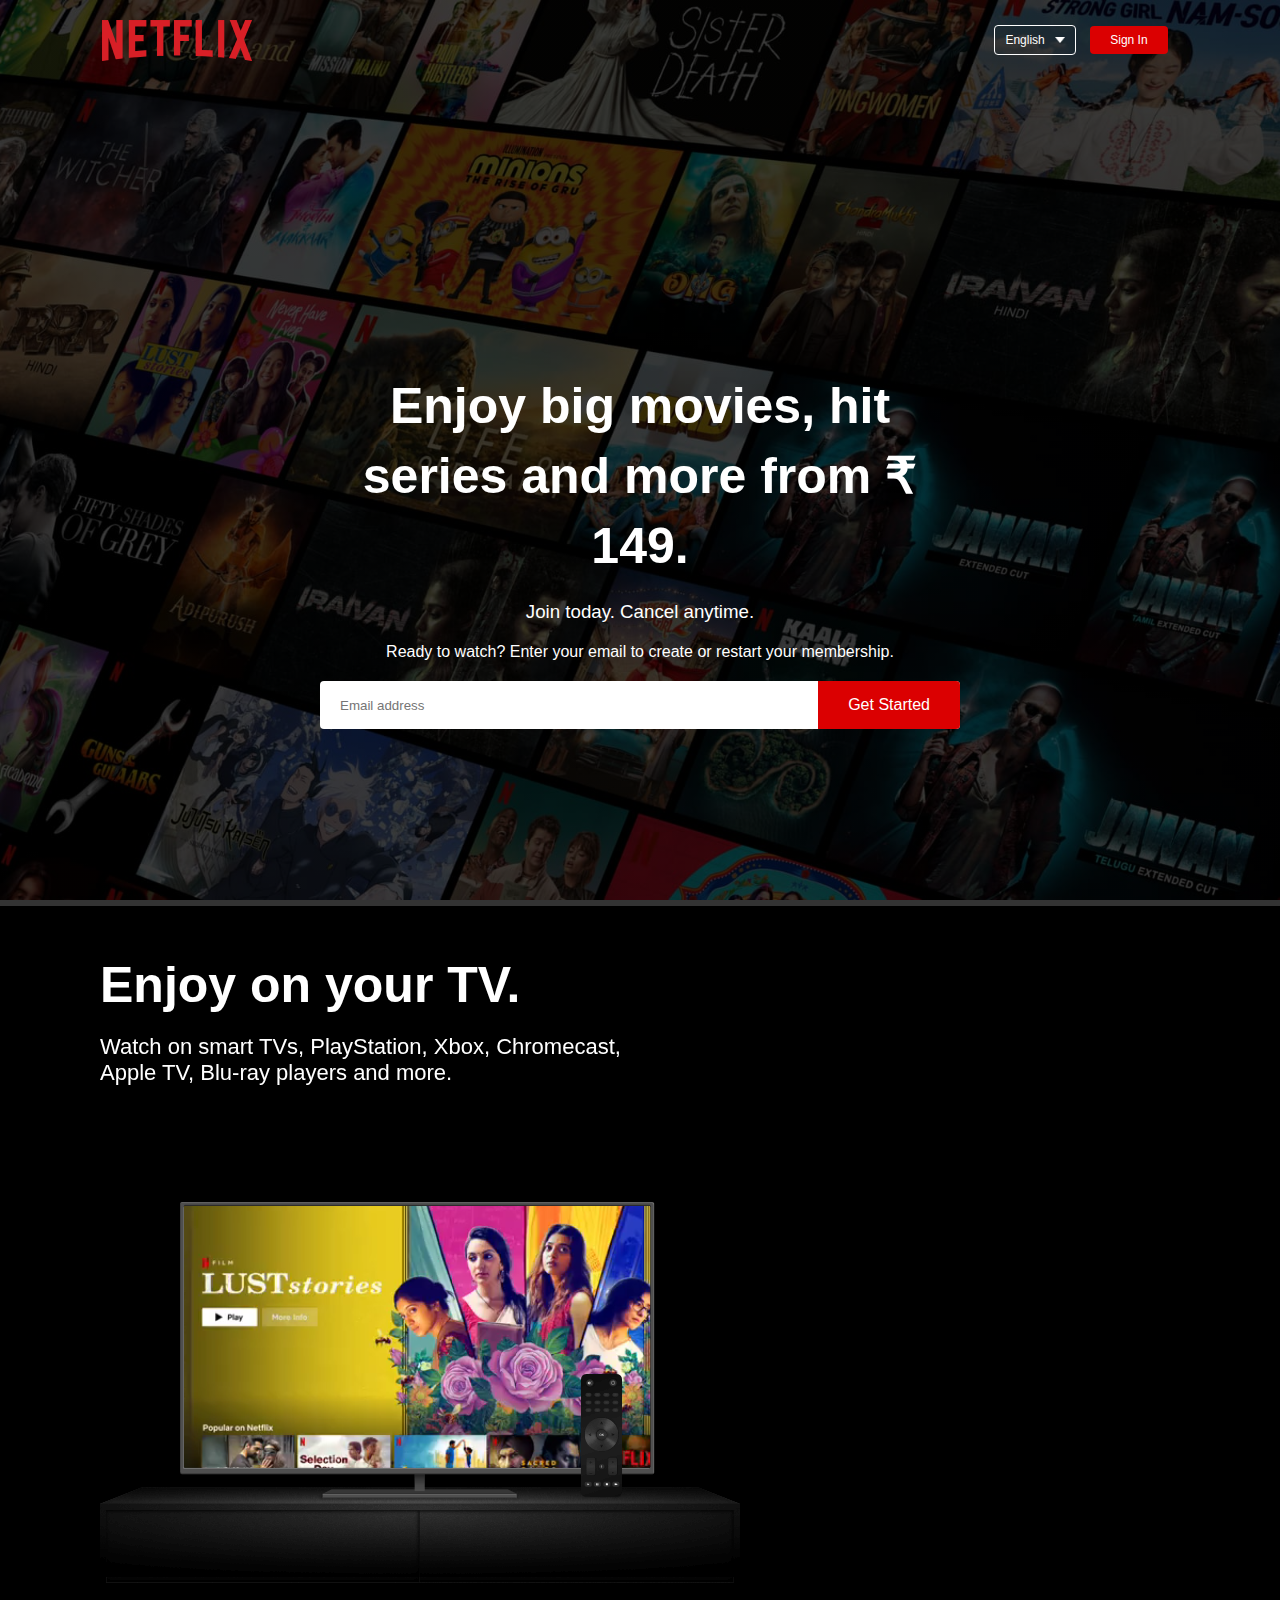
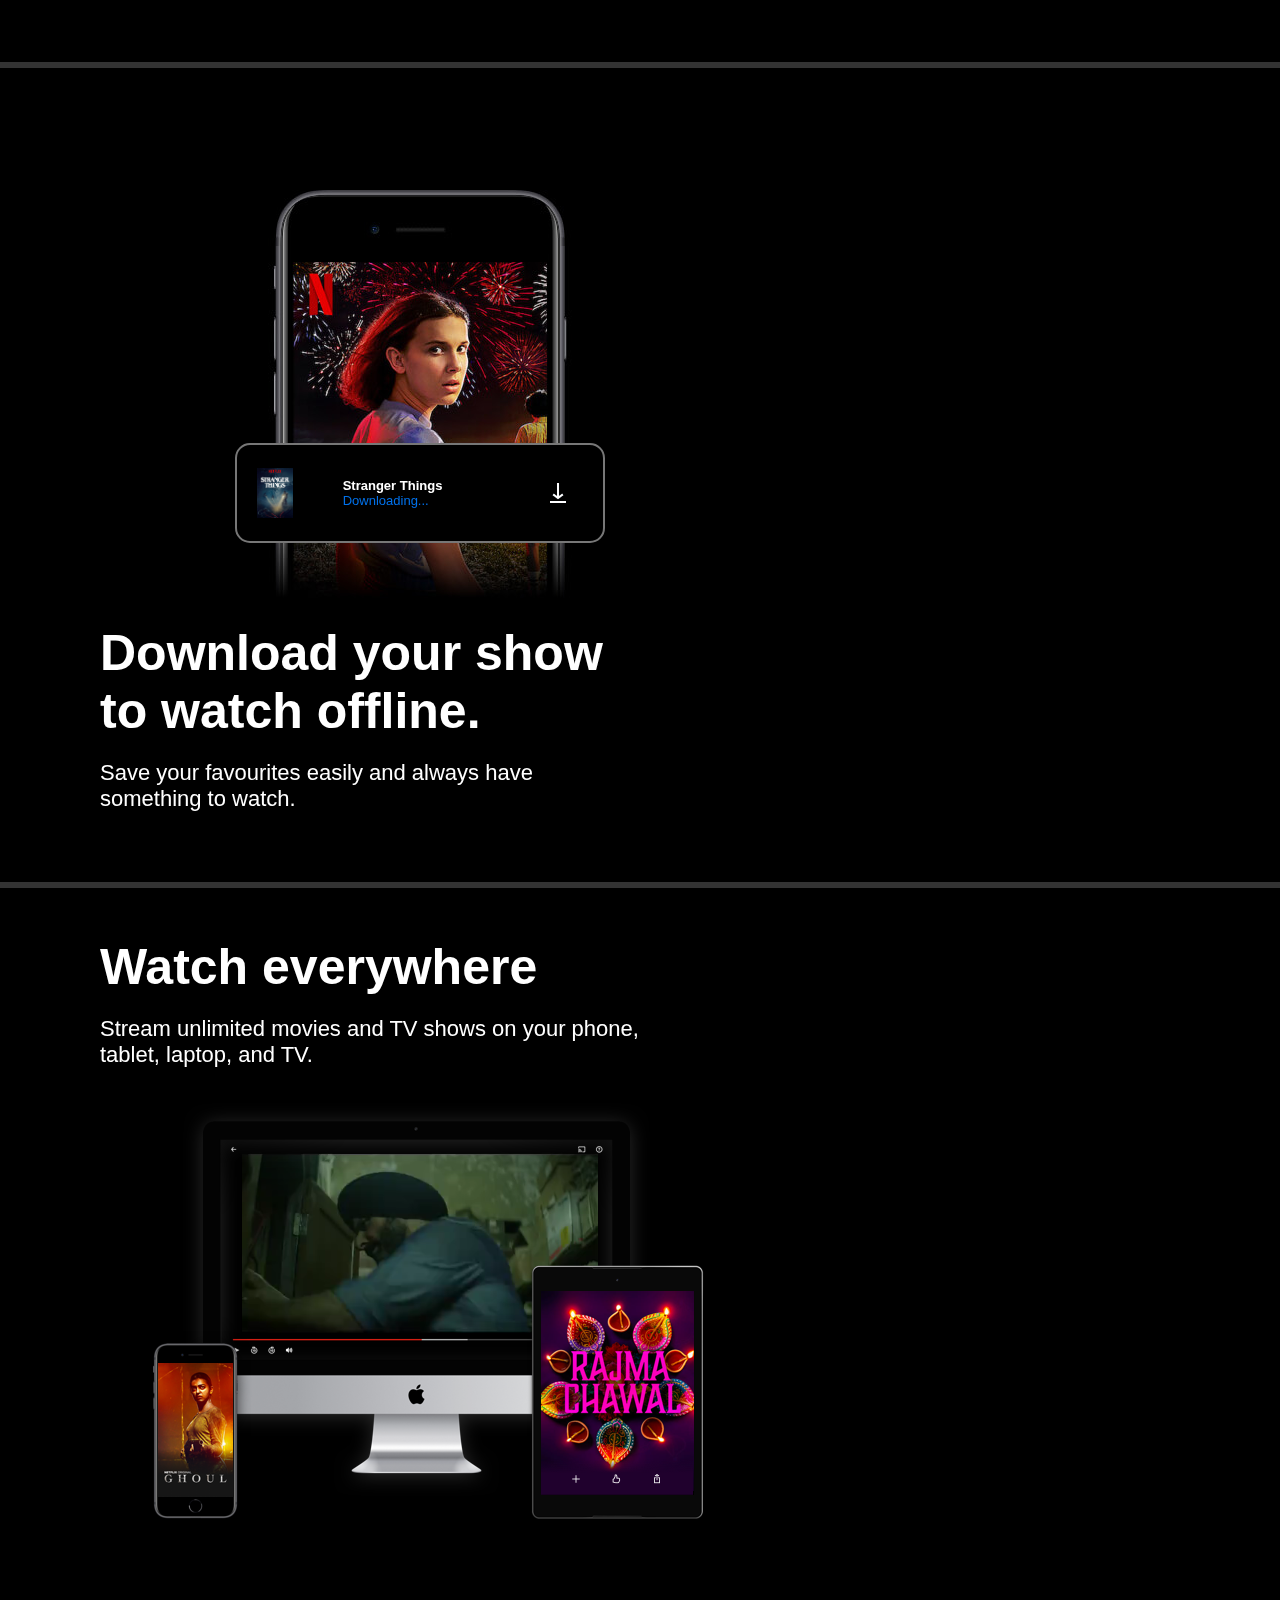
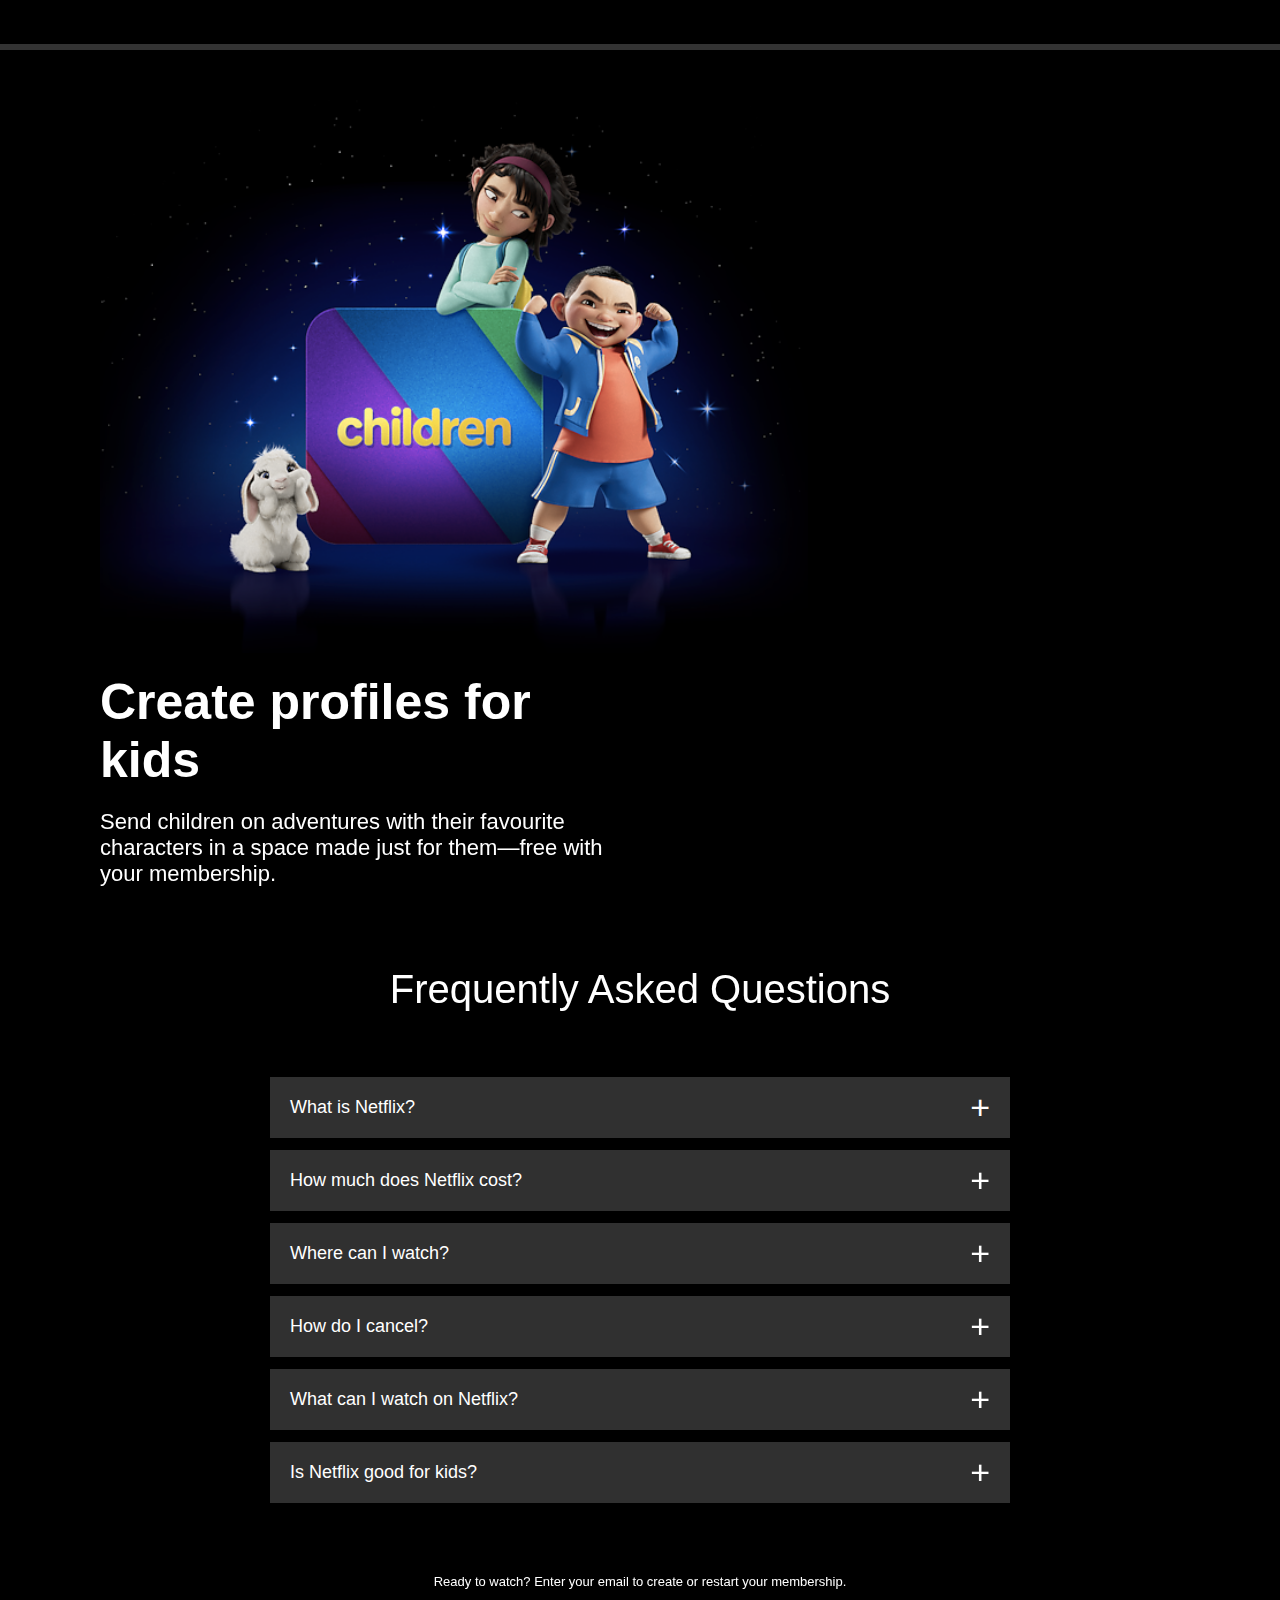
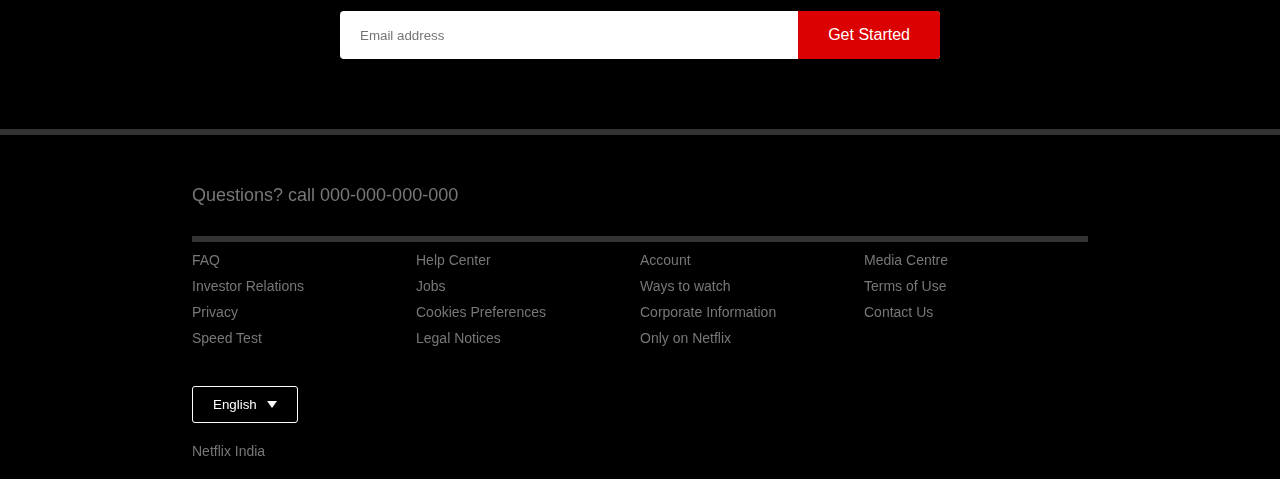
<file: index.html>
<!DOCTYPE html>
<html lang="en">
<head>
  <meta charset="UTF-8">
  <meta name="viewport" content="width=device-width, initial-scale=1.0">
  <title>NETFLIX WEBSITE CLONE - BHARAT INTERN</title>
  <link rel="stylesheet" href="index.css">
</head>
<body>
<!-- MAIN SECTION -->
<div class="header">
  <nav>
    <img src="images/logo.png" class="logo">
    <div>
      <button class="language-btn">English <img src="images/down-icon.png"></button>
      <!-- SIGN IN PAGE REAL LINK -->
      <a href="https://www.netflix.com/in/login" target=”_blank”><button href="">Sign In</button></a>

      
    </div>
  </nav>
  <div class="header-content">
    <h1>Enjoy big movies, hit series and more from ₹ 149.</h1>
    <h3>Join today. Cancel anytime.</h3>
    <p>Ready to watch? Enter your email to create or restart your membership.</p>
    <form class="email-signup">
      <input type="email" placeholder="Email address" required>
      <button type="submit">Get Started</button>
    </form>
  </div>
</div>

<div class="features">
  <div class="row">
    <div class="text-col">
      <h2>Enjoy on your TV.</h2>
      <p>Watch on smart TVs, PlayStation, Xbox, Chromecast, Apple TV, Blu-ray players and more.</p>
    </div>
    <div class="img-col">
      <div class="vido-img">
        <img class="img-1" src="RESOURCES/tv.png">
        <video class="vdo-1" src="RESOURCES/video-tv-in-0819.m4v" type="video/mp4" autoplay="" loop="" muted=""></video>
        </div>
      </div>
    </div>

  <div class="row">
    <div class="img-col">
      <div class="vido-img">
        <img class="stranger-things-img" src="RESOURCES/mobile-0819.jpg">
      <div class="button-download">
        <img class="strainger-things-downlagimg" src="RESOURCES/boxshot.png" alt="">
        <p style="
        width: 200px;
        font-size: 13px;
        margin-right: 20px;
        "><span style="
        font-weight: 600;">Stranger Things</span> <br>
          <span style="color: #0071eb;">Downloading...</span></p>
        <img class="download-gif" src="RESOURCES/download-icon.gif" alt="" type="gif">
        </div>
      </div>
    </div>

    <div class="text-col">
      <h2>Download your show to watch offline.</h2>
      <p>Save your favourites easily and always have something to watch.</p>
    </div>
    
    </div>

  <div class="row">
    <div class="text-col">
      <h2>Watch everywhere</h2>
      <p>Stream unlimited movies and TV shows on your phone, tablet, laptop, and TV.</p>
    </div>
    <div class="img-col">
      <div class="vido-img">
        <img class="img-1 " src="RESOURCES/device-pile-in.png">
        <video class="vdo-1 vdo-new" src="RESOURCES/video-devices-in.m4v" type="video/mp4" autoplay="" loop="" muted=""></video>
        </div>
      </div>
    </div>

  <div class="row">
    <div class="img-col">
      <img src="images/feature-4.png">
    </div>

    <div class="text-col">
      <h2>Create profiles for kids</h2>
      <p>Send children on adventures with their favourite characters in a space made just for them—free with your membership.</p>
    </div>

    </div>

  </div>

<div class="faq">
  <h2>Frequently Asked Questions</h2>
  <ul class="accordion">
    <li>
      <input type="radio" name="accordion" id="first">
      <label for="first">What is Netflix?</label>
      <div class="content">
        <p>Netflix is a streaming service that offers a wide variety of awards-winning TV shows, movies, anime, documentaries and more - on thousands of internet-connected devices.
        <br>
        <br>
        You can watch as much as you want, whenever you want, without a single ad - all for one low monthly price. There's always something new to discover, and new TV shows and movies are added every week!
        </p>
      </div>
    </li>

    <li>
      <input type="radio" name="accordion" id="second">
      <label for="second">How much does Netflix cost?</label>
      <div class="content">
        <p>Watch Netflix on your smartphone, tablet, Smart TV, laptop, or streaming device, all for one fixed monthly fee. Plans range from ₹ 149 to ₹ 649 a month. No extra costs, no contracts.
        </p>
      </div>
    </li>

    <li>
      <input type="radio" name="accordion" id="third">
      <label for="third">Where can I watch?</label>
      <div class="content">
        <p>Watch anywhere, anytime. Sign in with your Netflix account to watch instantly on the web at netflix.com from your personal computer or on any internet-connected device that offers the Netflix app, including smart TVs, smartphones, tablets, streaming media players and game consoles.
        <br>
        <br>
        You can also download your favourite shows with the iOS, Android, or Windows 10 app. Use downloads to watch while you're on the go and without an internet connection. Take Netflix with you anywhere.
        </p>
      </div>
    </li>

    <li>
      <input type="radio" name="accordion" id="fourth">
      <label for="fourth">How do I cancel?</label>
      <div class="content">
        <p>Netflix is flexible. There are no annoying contracts and no commitments. You can easily cancel your account online in two clicks. There are no cancellation fees – start or stop your account anytime.
        </p>
      </div>
    </li>

    <li>
      <input type="radio" name="accordion" id="fifth">
      <label for="fifth">What can I watch on Netflix?</label>
      <div class="content">
        <p>Netflix has an extensive library of feature films, documentaries, TV shows, anime, award-winning Netflix originals, and more. Watch as much as you want, anytime you want.
        </p>
      </div>
    </li>

    <li>
      <input type="radio" name="accordion" id="sixth">
      <label for="sixth">Is Netflix good for kids?</label>
      <div class="content">
        <p>The Netflix Kids experience is included in your membership to give parents control while kids enjoy family-friendly TV shows and films in their own space.
        <br>
        <br>
        Kids profiles come with PIN-protected parental controls that let you restrict the maturity rating of content kids can watch and block specific titles you don’t want kids to see.
        </p>
      </div>
    </li>
  </ul>
  <small>Ready to watch? Enter your email to create or restart your membership.</small>
  <form class="email-signup">
    <input type="email" placeholder="Email address" required>
    <button type="submit">Get Started</button>
  </form>
</div>


<!-- SECTION 2 (ENJOY ON YOUR TV) -->
<!-- SECTION 3 (Download your shows to watch offline) -->
<!-- SECTION 4 (Watch everywhere) -->
<!-- SECTION 5 (Create profiles for kids) -->
<!-- SECTION 6 (Frequently Asked Questions) -->
<!-- FOOTER -->

<div class="footer">
  <h2>Questions? call 000-000-000-000</h2>

  <div class="row">
    <div class="col">
      <a href="#">FAQ</a>
      <a href="#">Investor Relations</a>
      <a href="#">Privacy</a>
      <a href="#">Speed Test</a>
    </div>
    <div class="col">
      <a href="#">Help Center</a>
      <a href="#">Jobs</a>
      <a href="#">Cookies Preferences</a>
      <a href="#">Legal Notices</a>
    </div>
    <div class="col">
      <a href="#">Account</a>
      <a href="#">Ways to watch</a>
      <a href="#">Corporate Information</a>
      <a href="#">Only on Netflix</a>
    </div>
    <div class="col">
      <a href="#">Media Centre</a>
      <a href="#">Terms of Use</a>
      <a href="#">Contact Us</a>
    </div>
  </div>
  <button class="language-btn">English <img src="images/down-icon.png"></button>
  <p class="copyright-txt">Netflix India</p>
</div>
</body>
</html>
</file>
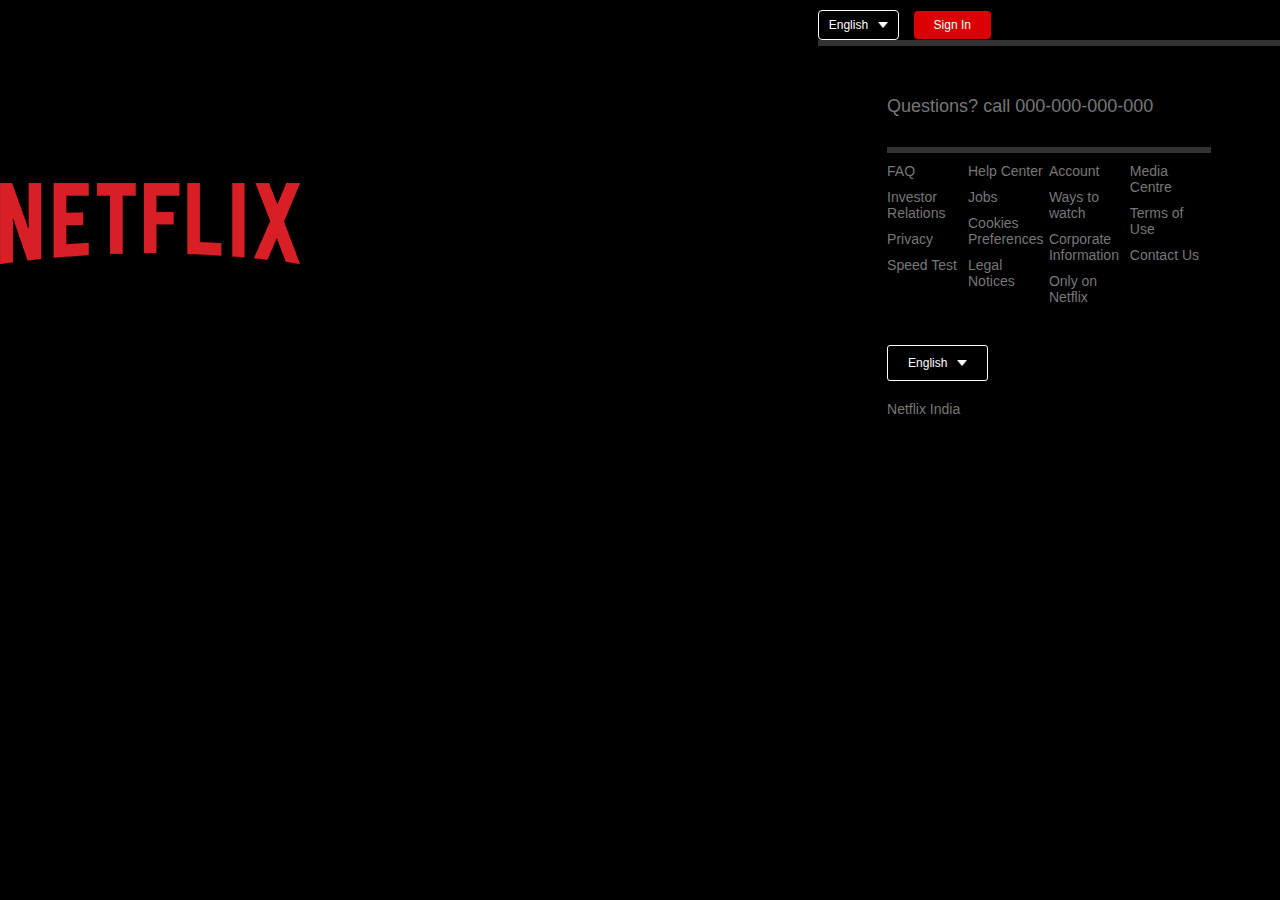
<file: sign-page.html>
<!DOCTYPE html>
<html lang="en">
<head>
  <meta charset="UTF-8">
  <meta name="viewport" content="width=device-width, initial-scale=1.0">
  <title>NETFLIX WEBSITE CLONE - BHARAT INTERN</title>
  <link rel="stylesheet" href="index.css">
</head>
<body>
<!-- MAIN SECTION -->
<div class="header-signup">
  <nav>
    <img src="images/logo.png" class="logo-signup">
    <div>
      <button class="language-btn">English <img src="images/down-icon.png"></button>
      <!-- SIGN IN PAGE REAL LINK -->
      <a href="https://www.netflix.com/in/login" target=”_blank”><button href="">Sign In</button></a>


<div class="footer">
  <h2>Questions? call 000-000-000-000</h2>

  <div class="row">
    <div class="col">
      <a href="#">FAQ</a>
      <a href="#">Investor Relations</a>
      <a href="#">Privacy</a>
      <a href="#">Speed Test</a>
    </div>
    <div class="col">
      <a href="#">Help Center</a>
      <a href="#">Jobs</a>
      <a href="#">Cookies Preferences</a>
      <a href="#">Legal Notices</a>
    </div>
    <div class="col">
      <a href="#">Account</a>
      <a href="#">Ways to watch</a>
      <a href="#">Corporate Information</a>
      <a href="#">Only on Netflix</a>
    </div>
    <div class="col">
      <a href="#">Media Centre</a>
      <a href="#">Terms of Use</a>
      <a href="#">Contact Us</a>
    </div>
  </div>
  <button class="language-btn">English <img src="images/down-icon.png"></button>
  <p class="copyright-txt">Netflix India</p>
</div>
</body>
</html>
</file>
<file: index.css>
*{
  margin: 0;
  padding: 0;
  font-family: 'Poppins', sans-serif;
  box-sizing: border-box;
}
body{
  background: #000;
  color: #fff;
}
.header{
  width: 100%;
  height: 100vh;
  background-image: linear-gradient(rgba(0,0,0,0.7),rgba(0,0,0,0.7)),url(RESOURCES/IN-en-20231106-popsignuptwoweeks-perspective_alpha_website_large.jpg);
  background-size: cover;
  background-position: center;
  padding: 10px 8%;
  position: relative;
}
nav{
  display: flex;
  justify-content: space-between;
  align-items: center;
  padding: 10px 0;
}
.logo{
  width: 150px;
}
nav button{
  border: 0;
  outline: 0;
  background: #db0001;
  color: #fff;
  padding: 7px 20px;
  font-size: 12px;
  border-radius: 4px;
  margin-right: 10px;
  cursor: pointer;
}
.language-btn{
  display: inline-flex;
  align-items: center;
  background: transparent;
  border: 1px solid #fff;
  padding: 7px 10px;
}
.language-btn img{
  width: 10px;
  margin-left: 10px;
}
.header-content{
  position: absolute;
  top: 50%;
  left: 50%;
  transform: translate(-50%,-50%);
  text-align: center;
  margin-top: 100px;
}
.header-content h1{
  font-size: 50px;
  line-height: 70px;
  font-weight: 600;
  max-width: 1556px;
  margin-bottom: 20px;
}
.header-content h3{
  font-weight: 400;
  margin-bottom: 20px;
  margin-top: 20px;
}
.email-signup{
  background: #fff;
  border-radius: 4px;
  display: flex;
  overflow: hidden;
  margin-top: 20px;
}
.email-signup input{
  flex: 1;
  border: 0;
  outline: 0;
  margin-left: 20px;
}
.email-signup button{
  background: #db0001;
  border: 0;
  outline: 0;
  color: #fff;
  font-size: 16px;
  cursor: pointer;
  padding: 15px 30px;
}

/* Features */

.features{
  /* margin: 50px 12%; */
  /* border-padding: 50px 12%; */
  font-size: 22px;
  /* border-top: 6px solid #333; */
  /* outline: 6px solid #333; */
}
.row{
  display: flex;
  padding: 50px 12%;
  width: 100%;
  align-items: center;
  flex-wrap: wrap;
  padding: 50px 100px;
  border-top: 6px solid #333;
}
.text-col{
  flex-basis: 50%;
  margin-bottom: 20px;
}
.img-col{
  display: block;
  flex-basis: 50%;
  margin-bottom: 20px;
}
.img-col img{
  display: block;
  width: auto;
  margin: auto;
  
}

.features h2{
  font-size: 50px;
  font-weight: 600;
  margin-bottom: 20px;
}
.vido-img{
  display: inline-grid;
  place-items: center;
}
.vdo-1{
  position: relative;
  width: 80%;
  height: unset;
  margin-bottom: 17px;
  grid-column: 2/2;
  grid-row: 1/2;
  z-index: -1;
}
.img-1{
  grid-column: 2/2;
  grid-row: 1/2;
}
.vdo-new{
  position: relative;
  height: auto;
  height: 200px;
  margin-bottom: 170px;
}
.button-download{
  display: flex;
  align-items: center;
  height: 100px;
  width: 370px;
  justify-content: space-evenly;
  overflow: hidden;
  padding: 20px;
  background-color: black !important;
  border: 2px solid #777;
  border-radius: 15px;
  grid-column: 2/2;
  grid-row: 1/2;
  margin-top: 270px;
}
.strainger-things-downlagimg{ 
  height: 50px; 
  padding-right: 50px; 
}
.download-gif{
  height: 50px;
  padding-left: 60px;
}
.stranger-things-img{
  grid-column: 2/2;
  grid-row: 1/2;
  z-index: -1;
}

/* ----------------FAQ------------------------- */

.faq{
  padding: 10px 12%;
  text-align: center;
  font-size: 18px;
}
.faq h2{
  font-weight: 500;
  font-size: 40px;
}
.accordion{
  margin: 60px auto;
  width: 100%;
  max-width: 750px;

}
.accordion li{
  list-style: none;
  width: 100%;
  padding: 5px;
}
.accordion li label{
  display: flex;
  align-items: center;
  padding: 20px;
  font-size: 18px;
  font-weight: 500;
  background: #303030;
  margin-bottom: 2px;
  cursor: pointer;
  position: relative;
}
label::after{
  content: '+';
  font-size: 34px;
  position: absolute;
  right: 20px; 
  transition: transform 0.5s;
}
input[type="radio"]{
  display: none;
}
.accordion .content{
  background: #303030;
  text-align: left;
  padding: 0 20px;
  max-height: 0;
  overflow: hidden;
  transition: max-height 0.5s, padding 0.5s;
}
.accordion input[type="radio"]:checked + label + .content{
  max-height: 600px;
  padding: 30px 20px;
}
.accordion input[type="radio"]:checked + label::after{
  transform: rotate(135deg);
}
.faq .email-signup{
  max-width: 600px;
  margin: 20px auto 60px;
}
.faq small{
  font-size: 13px;
}
/* ---------------Footer--------------- */
.footer{
  padding: 50px 15% 10px;
  border-top: 6px solid #333;
  color: #777;
}
.footer h2{
  font-size: 18px;
  font-weight: 400;
  margin-bottom: 30px;
}
.footer .col{
  flex-basis: 25%;
  flex-grow: 1;
  margin-bottom: 20px;
}
.footer .col a{
  display: block;
  text-decoration: none;
  color: #777;
  font-size: 14px;
  margin-bottom: 10px;
}
.footer .row{
  align-items: flex-start;
  padding: 10px 0;
}
.footer .language-btn{
  color: #fff;
  padding: 10px 20px;
  border-radius: 3px;
}
.copyright-txt{
  font-size: 14px;
  margin-top: 20px;
  margin-bottom: 10px;
}
/* --------media-queries-for-small-screen------- */
@media only screen and (max-width : 600px){
  .logo{
    width: 100px;
  }
  nav button{
    padding: 5px 10px;
  }
  nav .language-btn{
    padding: 4px 8px;
  }
  .header-content{
    position: unset;
    transform: none !important;
    padding-top: 150px;
  }
  .header-content h1{
    font-size: 30px;
  }
  .email-signup button{
    font-size: 12px;
    padding: 10px 15px;
  }
  .text-col, .img-col{
    flex-basis: 100%;
  }
  .features h2{
    font-size: 30px;
  }
  .features p{
    font-size: 15px;
  }
  .row:nth-child(2), .row:nth-child(4){
    flex-direction: column-reverse;
  }
  .features .row{
    padding: 10px 0;
  }
  .faq h2{
    font-size: 20px;
  }
  .accordion .content{
    font-size: 14px;
  }
  .accordion li label{
    padding: 10px;
    font-size: 14px;
  }
  label::after{
    font-size: 22px;
  }
}
</file>
